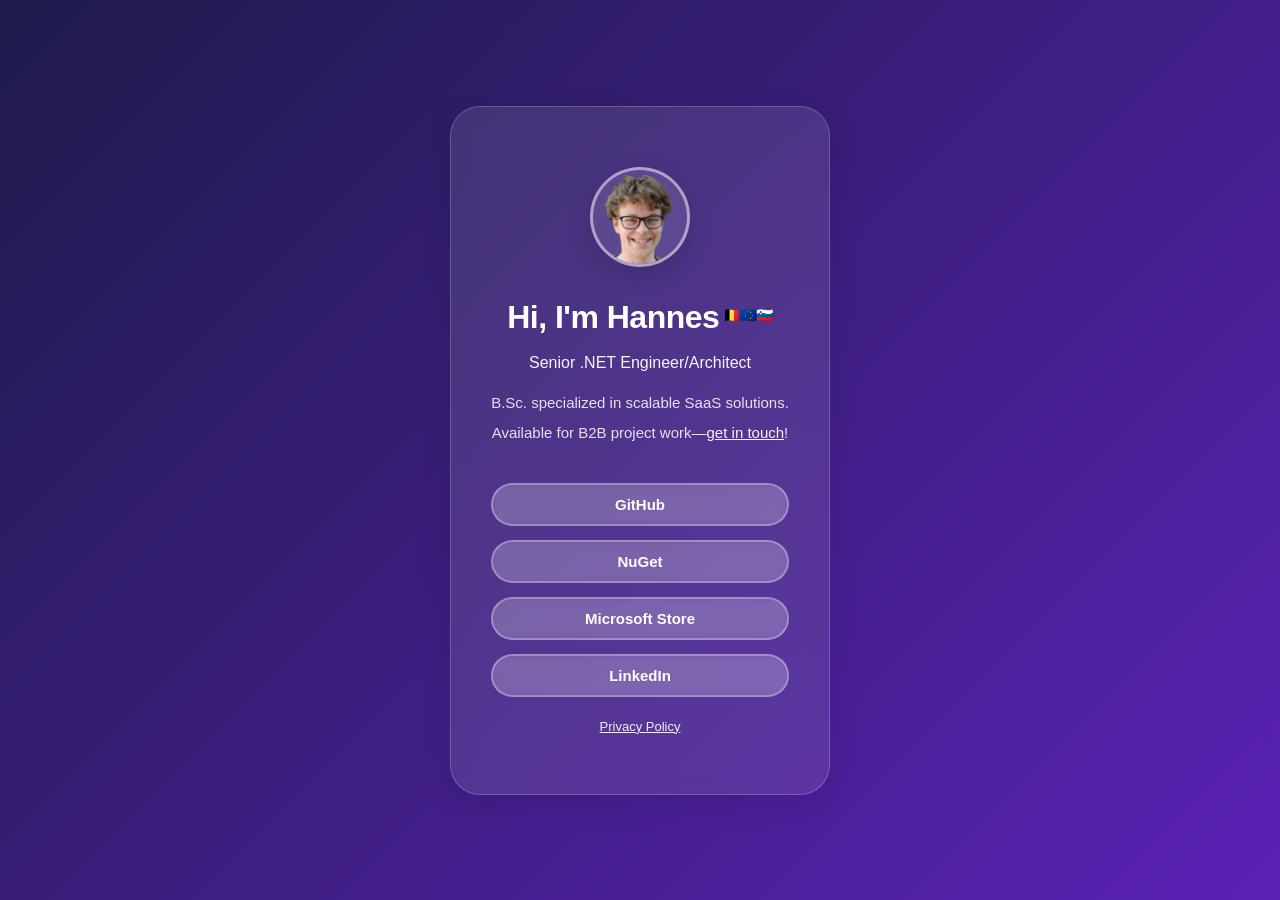
<file: index.html>
<!DOCTYPE html>
<html lang="en">
<head>
    <meta charset="UTF-8">
    <meta name="viewport" content="width=device-width, initial-scale=1.0">
    <title>Hannes Barbez - Senior .NET Engineer</title>
    <link rel="stylesheet" href="./assets/css/site.css">
</head>
<body>
    <div class="container">
        <div class="profile-image">
            <img src="apple-icon-precomposed.png" alt="Hannes Barbez">
        </div>

        <h1>Hi, I'm Hannes<span class="flags-exponent"><span class="flag">🇧🇪</span><span class="flag">🇪🇺</span><span class="flag">🇸🇮</span></span></h1>

        <div class="subtitle">
            Senior .NET Engineer/Architect
        </div>

        <div class="description">
            <span>B.Sc. specialized in scalable SaaS solutions.</span>
            <span>Available for B2B project work—<a href="https://www.linkedin.com/in/hannesbarbez/" class="description-link">get in touch</a>!</span>
        </div>

        <div class="links">
            <a href="https://github.com/hannesbarbez" class="link-btn" target="_blank">GitHub</a>
            <a href="https://www.nuget.org/profiles/barbez.eu" class="link-btn" target="_blank">NuGet</a>
            <a href="https://apps.microsoft.com/search/publisher?name=barbez.eu&publisher=barbez.eu&hl=en-us&gl=us" class="link-btn" target="_blank">Microsoft Store</a>
            <a href="https://www.linkedin.com/in/hannesbarbez/" class="link-btn" target="_blank">LinkedIn</a>
        </div>

        <div class="meta-links">
            <a href="./privacy-policy/">Privacy Policy</a>
        </div>
    </div>

    <script>
        const partyLinks = Array.from(document.querySelectorAll('.links .link-btn'));
        const cardContainer = document.querySelector('.container');

        const confettiColors = ['#f97316', '#fb7185', '#38bdf8', '#a78bfa', '#facc15', '#34d399'];
        const partyEmojis = ['🎉', '🎊', '🥳', '✨', '💥', '🪩', '🎈', '🍾', '💫', '🌟'];

        const vibrateButton = (button) => {
            button.classList.remove('vibrate');
            void button.offsetWidth;
            button.classList.add('vibrate');
            setTimeout(() => button.classList.remove('vibrate'), 400);
        };

        const tiltContainer = () => {
            if (!cardContainer) {
                return;
            }
            cardContainer.classList.remove('tilt-bounce');
            void cardContainer.offsetWidth;
            cardContainer.classList.add('tilt-bounce');
            setTimeout(() => cardContainer.classList.remove('tilt-bounce'), 700);
        };

        const spawnConfetti = () => {
            const layer = document.createElement('div');
            layer.className = 'confetti-layer';
            document.body.appendChild(layer);

            const pieces = 120;
            for (let i = 0; i < pieces; i += 1) {
                const piece = document.createElement('span');
                piece.className = 'confetti-piece';
                const left = Math.random() * 100;
                const delay = Math.random() * 0.6;
                const duration = 2.2 + Math.random() * 1.2;
                const size = 6 + Math.random() * 6;

                piece.style.left = `${left}vw`;
                piece.style.background = confettiColors[i % confettiColors.length];
                piece.style.width = `${size}px`;
                piece.style.height = `${size * 1.6}px`;
                piece.style.animationDuration = `${duration}s`;
                piece.style.animationDelay = `${delay}s`;
                piece.style.transform = `rotate(${Math.random() * 180}deg)`;

                layer.appendChild(piece);
            }

            const cleanupDelay = 3800;
            setTimeout(() => layer.remove(), cleanupDelay);
        };

        const spawnEmojiBurst = (originButton) => {
            const layer = document.createElement('div');
            layer.className = 'emoji-layer';
            document.body.appendChild(layer);

            const rect = originButton.getBoundingClientRect();
            const originX = rect.left + rect.width / 2;
            const originY = rect.top + rect.height / 2;
            const count = 50 + Math.floor(Math.random() * 51);

            for (let i = 0; i < count; i += 1) {
                const emoji = document.createElement('span');
                emoji.className = 'emoji-piece';
                emoji.textContent = partyEmojis[i % partyEmojis.length];

                const angle = Math.random() * Math.PI * 2;
                const distance = 140 + Math.random() * 180;
                const dx = Math.cos(angle) * distance;
                const dy = Math.sin(angle) * distance;
                const rot = (Math.random() * 360 - 180).toFixed(1);
                const duration = 1.1 + Math.random() * 0.9;

                emoji.style.left = `${originX}px`;
                emoji.style.top = `${originY}px`;
                emoji.style.setProperty('--dx', `${dx}px`);
                emoji.style.setProperty('--dy', `${dy}px`);
                emoji.style.setProperty('--rot', `${rot}deg`);
                emoji.style.animationDuration = `${duration}s`;

                layer.appendChild(emoji);
                emoji.addEventListener('animationend', () => emoji.remove(), { once: true });
            }

            const cleanupDelay = 2200;
            setTimeout(() => layer.remove(), cleanupDelay);
        };

        const spawnRipple = (originButton) => {
            const layer = document.createElement('div');
            layer.className = 'ripple-layer';
            document.body.appendChild(layer);

            const rect = originButton.getBoundingClientRect();
            const originX = rect.left + rect.width / 2;
            const originY = rect.top + rect.height / 2;
            const ring = document.createElement('span');
            ring.className = 'ripple-ring';

            const size = 90 + Math.random() * 60;
            ring.style.left = `${originX}px`;
            ring.style.top = `${originY}px`;
            ring.style.width = `${size}px`;
            ring.style.height = `${size}px`;
            ring.style.animationDuration = `${0.7 + Math.random() * 0.3}s`;

            layer.appendChild(ring);
            ring.addEventListener('animationend', () => layer.remove(), { once: true });
        };

        const spawnSparks = (originButton) => {
            const layer = document.createElement('div');
            layer.className = 'spark-layer';
            document.body.appendChild(layer);

            const rect = originButton.getBoundingClientRect();
            const originX = rect.left + rect.width / 2;
            const originY = rect.top + rect.height / 2;
            const count = 16 + Math.floor(Math.random() * 8);

            for (let i = 0; i < count; i += 1) {
                const spark = document.createElement('span');
                spark.className = 'spark-piece';

                const angle = (Math.random() * 120 - 60) * (Math.PI / 180);
                const distance = 110 + Math.random() * 90;
                const dx = Math.cos(angle) * distance;
                const dy = Math.sin(angle) * distance - 60;
                const rot = (Math.random() * 70 - 35).toFixed(1);
                const duration = 0.7 + Math.random() * 0.4;

                spark.style.left = `${originX}px`;
                spark.style.top = `${originY}px`;
                spark.style.setProperty('--dx', `${dx}px`);
                spark.style.setProperty('--dy', `${dy}px`);
                spark.style.setProperty('--rot', `${rot}deg`);
                spark.style.animationDuration = `${duration}s`;

                layer.appendChild(spark);
                spark.addEventListener('animationend', () => spark.remove(), { once: true });
            }

            const cleanupDelay = 1400;
            setTimeout(() => layer.remove(), cleanupDelay);
        };

        const triggerPartyEffect = (button) => {
            vibrateButton(button);
            tiltContainer();

            const effects = [
                () => spawnConfetti(),
                () => spawnEmojiBurst(button),
                () => spawnRipple(button),
                () => spawnSparks(button)
            ];

            const chosen = effects[Math.floor(Math.random() * effects.length)];
            chosen();
        };

        partyLinks.forEach((link) => {
            link.addEventListener('click', (event) => {
                event.preventDefault();
                triggerPartyEffect(link);

                const delayMs = 800;
                const href = link.getAttribute('href');
                const target = link.getAttribute('target');

                setTimeout(() => {
                    if (target === '_blank') {
                        window.open(href, '_blank', 'noopener');
                    } else {
                        window.location.href = href;
                    }
                }, delayMs);
            });
        });
    </script>
</body>
</html>
</file>
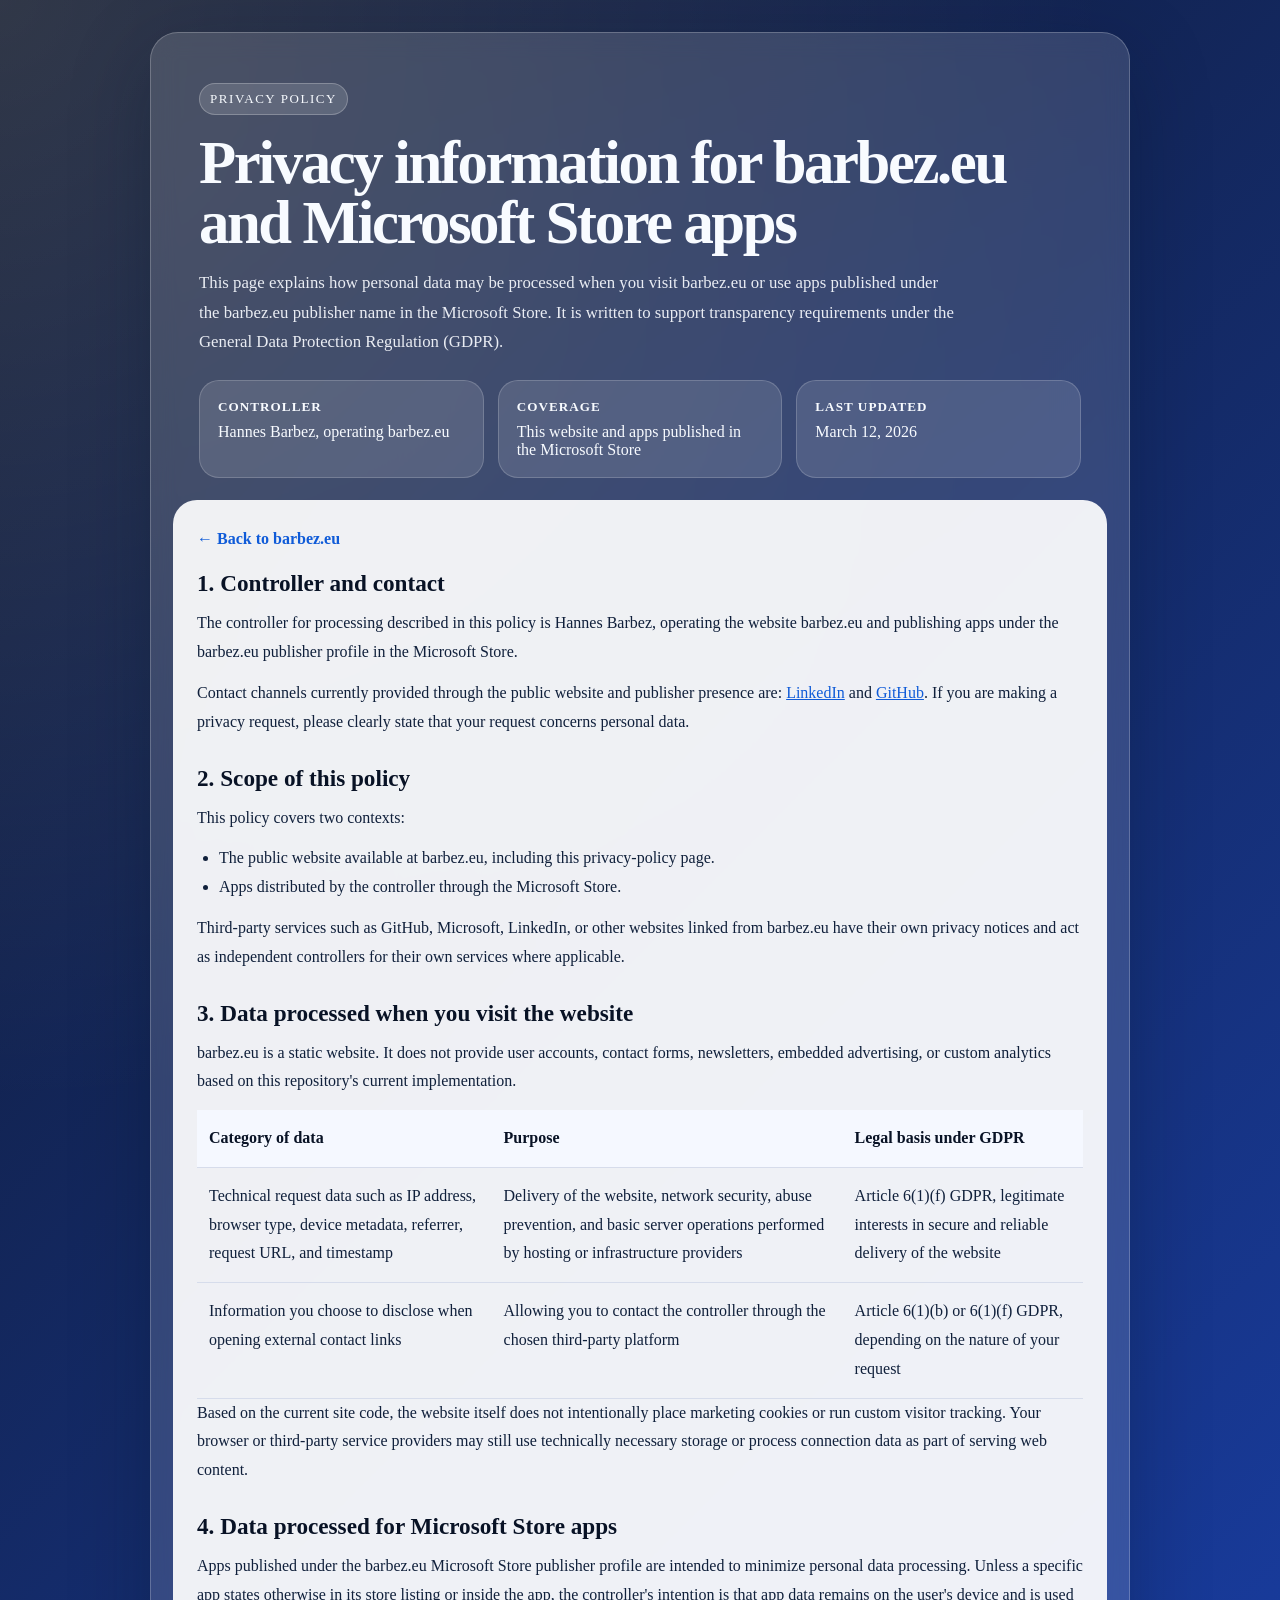
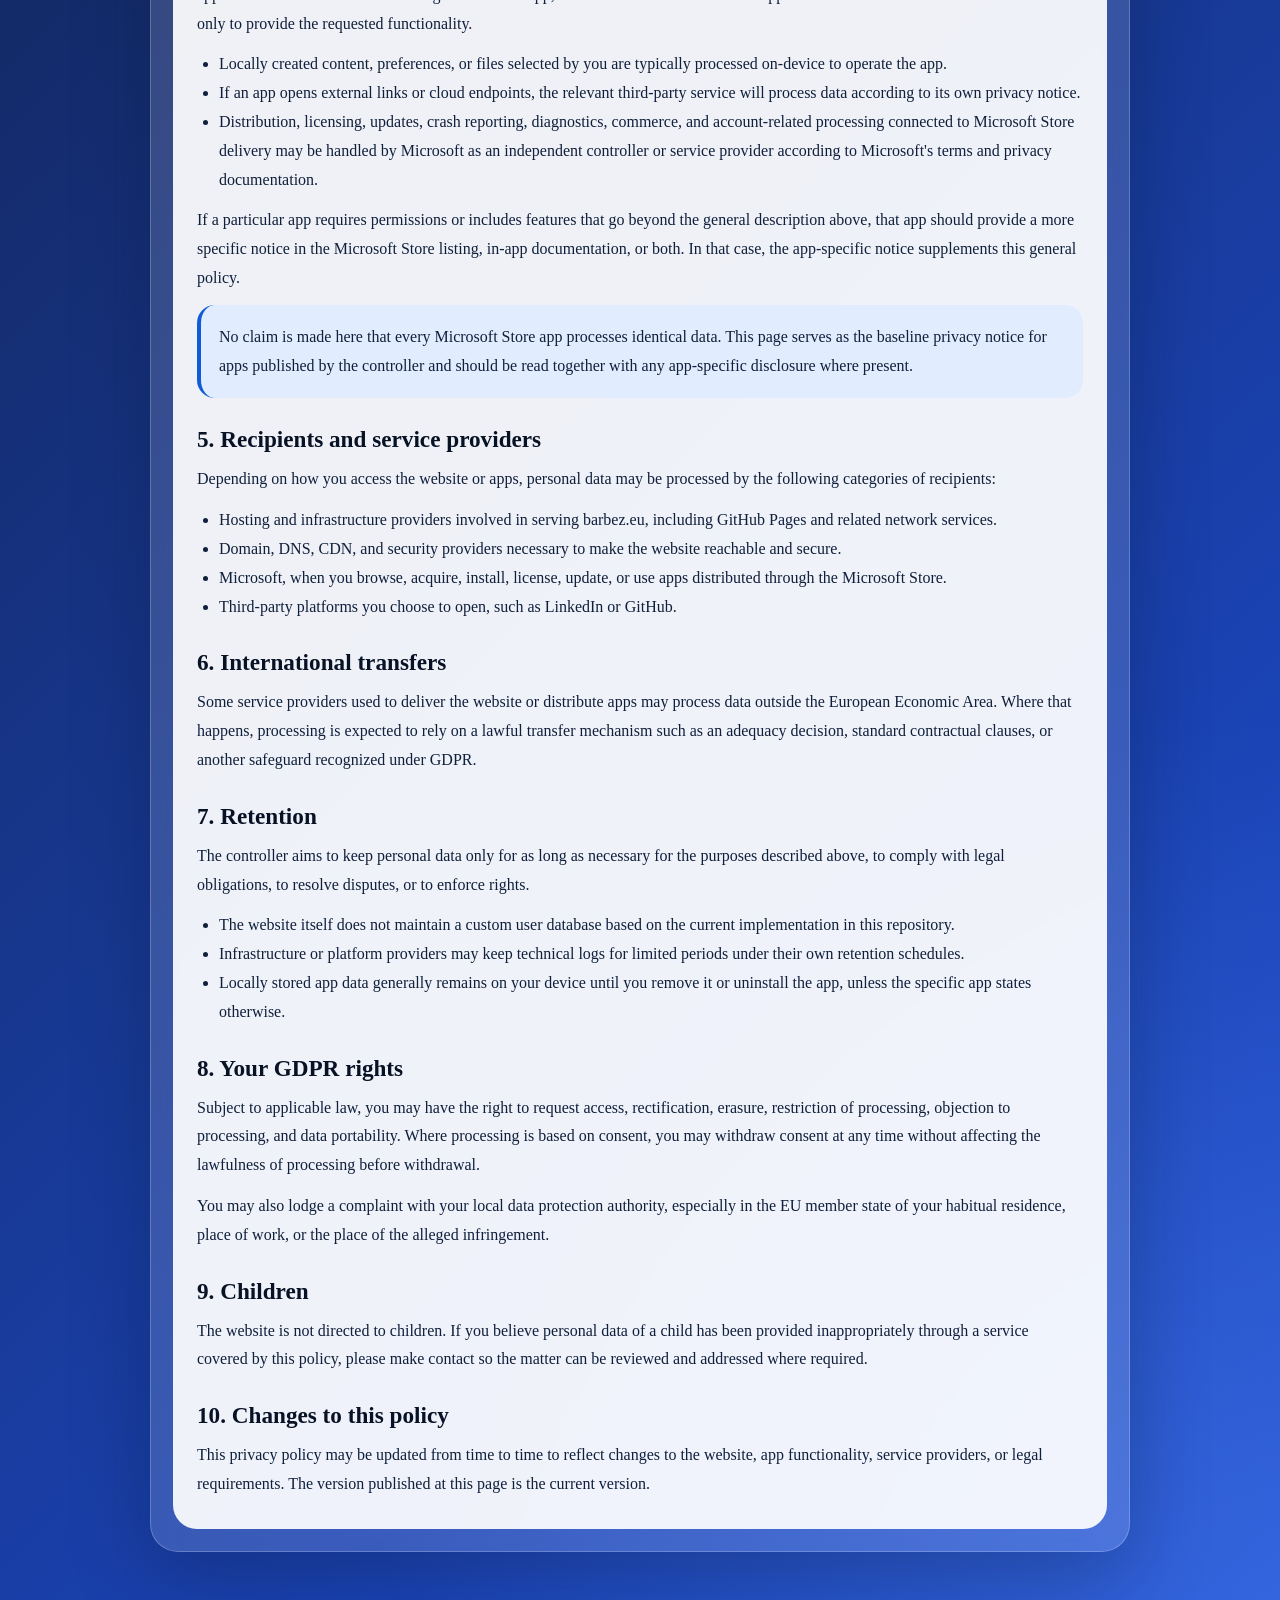
<file: privacy-policy/index.html>
<!DOCTYPE html>
<html lang="en">
<head>
    <meta charset="UTF-8">
    <meta name="viewport" content="width=device-width, initial-scale=1.0">
    <title>Privacy Policy | barbez.eu</title>
    <meta name="description" content="Privacy Policy for barbez.eu and apps published in the Microsoft Store by barbez.eu.">
    <link rel="stylesheet" href="../assets/css/privacy-policy.css">
</head>
<body>
    <main class="shell">
        <header class="hero">
            <span class="eyebrow">Privacy Policy</span>
            <h1>Privacy information for barbez.eu and Microsoft Store apps</h1>
            <p class="intro">
                This page explains how personal data may be processed when you visit barbez.eu or use apps published under the barbez.eu publisher name in the Microsoft Store. It is written to support transparency requirements under the General Data Protection Regulation (GDPR).
            </p>

            <div class="summary" aria-label="Privacy summary">
                <div class="summary-card">
                    <strong>Controller</strong>
                    <span>Hannes Barbez, operating barbez.eu</span>
                </div>
                <div class="summary-card">
                    <strong>Coverage</strong>
                    <span>This website and apps published in the Microsoft Store</span>
                </div>
                <div class="summary-card">
                    <strong>Last updated</strong>
                    <span>March 12, 2026</span>
                </div>
            </div>
        </header>

        <div class="content">
            <a class="back-link" href="../">&larr; Back to barbez.eu</a>

            <section>
                <h2>1. Controller and contact</h2>
                <p>
                    The controller for processing described in this policy is Hannes Barbez, operating the website barbez.eu and publishing apps under the barbez.eu publisher profile in the Microsoft Store.
                </p>
                <p>
                    Contact channels currently provided through the public website and publisher presence are:
                    <a href="https://www.linkedin.com/in/hannesbarbez/" target="_blank" rel="noopener noreferrer">LinkedIn</a>
                    and
                    <a href="https://github.com/hannesbarbez" target="_blank" rel="noopener noreferrer">GitHub</a>.
                    If you are making a privacy request, please clearly state that your request concerns personal data.
                </p>
            </section>

            <section>
                <h2>2. Scope of this policy</h2>
                <p>
                    This policy covers two contexts:
                </p>
                <ul>
                    <li>The public website available at barbez.eu, including this privacy-policy page.</li>
                    <li>Apps distributed by the controller through the Microsoft Store.</li>
                </ul>
                <p>
                    Third-party services such as GitHub, Microsoft, LinkedIn, or other websites linked from barbez.eu have their own privacy notices and act as independent controllers for their own services where applicable.
                </p>
            </section>

            <section>
                <h2>3. Data processed when you visit the website</h2>
                <p>
                    barbez.eu is a static website. It does not provide user accounts, contact forms, newsletters, embedded advertising, or custom analytics based on this repository's current implementation.
                </p>

                <div class="table-wrap">
                    <table>
                        <thead>
                            <tr>
                                <th>Category of data</th>
                                <th>Purpose</th>
                                <th>Legal basis under GDPR</th>
                            </tr>
                        </thead>
                        <tbody>
                            <tr>
                                <td>Technical request data such as IP address, browser type, device metadata, referrer, request URL, and timestamp</td>
                                <td>Delivery of the website, network security, abuse prevention, and basic server operations performed by hosting or infrastructure providers</td>
                                <td>Article 6(1)(f) GDPR, legitimate interests in secure and reliable delivery of the website</td>
                            </tr>
                            <tr>
                                <td>Information you choose to disclose when opening external contact links</td>
                                <td>Allowing you to contact the controller through the chosen third-party platform</td>
                                <td>Article 6(1)(b) or 6(1)(f) GDPR, depending on the nature of your request</td>
                            </tr>
                        </tbody>
                    </table>
                </div>

                <p>
                    Based on the current site code, the website itself does not intentionally place marketing cookies or run custom visitor tracking. Your browser or third-party service providers may still use technically necessary storage or process connection data as part of serving web content.
                </p>
            </section>

            <section>
                <h2>4. Data processed for Microsoft Store apps</h2>
                <p>
                    Apps published under the barbez.eu Microsoft Store publisher profile are intended to minimize personal data processing. Unless a specific app states otherwise in its store listing or inside the app, the controller's intention is that app data remains on the user's device and is used only to provide the requested functionality.
                </p>
                <ul>
                    <li>Locally created content, preferences, or files selected by you are typically processed on-device to operate the app.</li>
                    <li>If an app opens external links or cloud endpoints, the relevant third-party service will process data according to its own privacy notice.</li>
                    <li>Distribution, licensing, updates, crash reporting, diagnostics, commerce, and account-related processing connected to Microsoft Store delivery may be handled by Microsoft as an independent controller or service provider according to Microsoft's terms and privacy documentation.</li>
                </ul>
                <p>
                    If a particular app requires permissions or includes features that go beyond the general description above, that app should provide a more specific notice in the Microsoft Store listing, in-app documentation, or both. In that case, the app-specific notice supplements this general policy.
                </p>
                <div class="notice">
                    <p>
                        No claim is made here that every Microsoft Store app processes identical data. This page serves as the baseline privacy notice for apps published by the controller and should be read together with any app-specific disclosure where present.
                    </p>
                </div>
            </section>

            <section>
                <h2>5. Recipients and service providers</h2>
                <p>
                    Depending on how you access the website or apps, personal data may be processed by the following categories of recipients:
                </p>
                <ul>
                    <li>Hosting and infrastructure providers involved in serving barbez.eu, including GitHub Pages and related network services.</li>
                    <li>Domain, DNS, CDN, and security providers necessary to make the website reachable and secure.</li>
                    <li>Microsoft, when you browse, acquire, install, license, update, or use apps distributed through the Microsoft Store.</li>
                    <li>Third-party platforms you choose to open, such as LinkedIn or GitHub.</li>
                </ul>
            </section>

            <section>
                <h2>6. International transfers</h2>
                <p>
                    Some service providers used to deliver the website or distribute apps may process data outside the European Economic Area. Where that happens, processing is expected to rely on a lawful transfer mechanism such as an adequacy decision, standard contractual clauses, or another safeguard recognized under GDPR.
                </p>
            </section>

            <section>
                <h2>7. Retention</h2>
                <p>
                    The controller aims to keep personal data only for as long as necessary for the purposes described above, to comply with legal obligations, to resolve disputes, or to enforce rights.
                </p>
                <ul>
                    <li>The website itself does not maintain a custom user database based on the current implementation in this repository.</li>
                    <li>Infrastructure or platform providers may keep technical logs for limited periods under their own retention schedules.</li>
                    <li>Locally stored app data generally remains on your device until you remove it or uninstall the app, unless the specific app states otherwise.</li>
                </ul>
            </section>

            <section>
                <h2>8. Your GDPR rights</h2>
                <p>
                    Subject to applicable law, you may have the right to request access, rectification, erasure, restriction of processing, objection to processing, and data portability. Where processing is based on consent, you may withdraw consent at any time without affecting the lawfulness of processing before withdrawal.
                </p>
                <p>
                    You may also lodge a complaint with your local data protection authority, especially in the EU member state of your habitual residence, place of work, or the place of the alleged infringement.
                </p>
            </section>

            <section>
                <h2>9. Children</h2>
                <p>
                    The website is not directed to children. If you believe personal data of a child has been provided inappropriately through a service covered by this policy, please make contact so the matter can be reviewed and addressed where required.
                </p>
            </section>

            <section>
                <h2>10. Changes to this policy</h2>
                <p>
                    This privacy policy may be updated from time to time to reflect changes to the website, app functionality, service providers, or legal requirements. The version published at this page is the current version.
                </p>
            </section>

            
        </div>
    </main>
</body>
</html>
</file>
<file: assets/css/site.css>
* {
    margin: 0;
    padding: 0;
    box-sizing: border-box;
}

body {
    background: linear-gradient(135deg, #1e1b4b 0%, #5b21b6 100%);
    min-height: 100vh;
    display: flex;
    align-items: center;
    justify-content: center;
    font-family: -apple-system, BlinkMacSystemFont, "Segoe UI", Roboto, Oxygen, Ubuntu, Cantarell, sans-serif;
    padding: 20px;
}

.container {
    max-width: 600px;
    text-align: center;
    background: rgba(255, 255, 255, 0.1);
    backdrop-filter: blur(10px);
    border: 1px solid rgba(255, 255, 255, 0.2);
    border-radius: 30px;
    padding: 60px 40px;
    box-shadow: 0 8px 32px rgba(0, 0, 0, 0.1);
}

.profile-image {
    width: 100px;
    height: 100px;
    border-radius: 50%;
    margin: 0 auto 32px;
    overflow: hidden;
    border: 3px solid rgba(255, 255, 255, 0.5);
    background: rgba(255, 255, 255, 0.1);
    box-shadow: 0 8px 24px rgba(0, 0, 0, 0.15);
    transition: transform 0.3s ease;
}

.profile-image:hover {
    transform: scale(1.05);
}

.profile-image img {
    width: 100%;
    height: 100%;
    object-fit: cover;
}

h1 {
    font-size: 32px;
    margin-bottom: 18px;
    color: #fff;
    font-weight: 700;
    letter-spacing: -0.5px;
    position: relative;
}

.flags-exponent {
    font-size: 14px;
    position: relative;
    top: -8px;
    margin-left: 4px;
}

.subtitle {
    font-size: 16px;
    margin-bottom: 20px;
    color: rgba(255, 255, 255, 0.95);
    font-weight: 500;
}

.subtitle .flag {
    display: inline-block;
    margin: 0 4px;
    font-size: 20px;
}

.description {
    font-size: 15px;
    line-height: 1.5;
    color: rgba(255, 255, 255, 0.85);
    margin-bottom: 38px;
    display: flex;
    flex-direction: column;
    gap: 8px;
}

.description-link {
    color: rgba(255, 255, 255, 0.95);
    text-decoration: underline;
}

.links {
    display: flex;
    flex-direction: column;
    gap: 14px;
    margin-bottom: 0;
}

.meta-links {
    margin-top: 22px;
    font-size: 13px;
    color: rgba(255, 255, 255, 0.78);
}

.meta-links a {
    color: rgba(255, 255, 255, 0.92);
    text-decoration: underline;
}

.meta-links a:hover {
    color: #fff;
}

.link-btn {
    display: inline-block;
    padding: 11px 32px;
    background: rgba(255, 255, 255, 0.15);
    border: 2px solid rgba(255, 255, 255, 0.3);
    border-radius: 50px;
    text-decoration: none;
    color: #fff;
    font-weight: 600;
    font-size: 15px;
    transition: all 0.3s cubic-bezier(0.4, 0, 0.2, 1);
    cursor: pointer;
    backdrop-filter: blur(5px);
}

.link-btn:hover {
    background: rgba(255, 255, 255, 0.25);
    border-color: rgba(255, 255, 255, 0.5);
    transform: translateY(-3px);
    box-shadow: 0 12px 24px rgba(0, 0, 0, 0.15);
}

.vibrate {
    animation: vibrate 0.35s linear;
}

.confetti-layer,
.emoji-layer,
.ripple-layer,
.spark-layer {
    position: fixed;
    inset: 0;
    pointer-events: none;
    overflow: visible;
    z-index: 999;
}

.confetti-piece {
    position: absolute;
    top: -20px;
    width: 8px;
    height: 14px;
    opacity: 0.95;
    border-radius: 2px;
    animation-name: confetti-fall;
    animation-timing-function: linear;
    animation-fill-mode: forwards;
    transform: rotate(0deg);
}

.emoji-piece {
    position: absolute;
    left: 0;
    top: 0;
    font-size: 22px;
    animation-name: emoji-burst;
    animation-timing-function: ease-out;
    animation-fill-mode: forwards;
    transform: translate(0, 0) scale(1);
    will-change: transform, opacity;
}

.ripple-ring {
    position: absolute;
    border-radius: 999px;
    border: 2px solid rgba(255, 255, 255, 0.7);
    box-shadow: 0 0 18px rgba(255, 255, 255, 0.35);
    animation-name: ripple-expand;
    animation-timing-function: ease-out;
    animation-fill-mode: forwards;
    transform: translate(-50%, -50%) scale(0.3);
    opacity: 0.85;
}

.spark-piece {
    position: absolute;
    left: 0;
    top: 0;
    width: 22px;
    height: 4px;
    border-radius: 999px;
    background: linear-gradient(90deg, rgba(255, 255, 255, 0.95), rgba(255, 255, 255, 0));
    animation-name: spark-fly;
    animation-timing-function: ease-out;
    animation-fill-mode: forwards;
    transform: translate(0, 0) rotate(0deg);
    will-change: transform, opacity;
}

.tilt-bounce {
    animation: tilt-bounce 0.6s ease;
    transform-origin: center;
}

@keyframes confetti-fall {
    0% {
        transform: translateY(0) rotate(0deg);
        opacity: 1;
    }
    100% {
        transform: translateY(110vh) rotate(540deg);
        opacity: 0.8;
    }
}

@keyframes emoji-burst {
    0% {
        transform: translate(0, 0) scale(0.9);
        opacity: 1;
    }
    100% {
        transform: translate(var(--dx), var(--dy)) rotate(var(--rot)) scale(1.05);
        opacity: 0;
    }
}

@keyframes ripple-expand {
    0% {
        transform: translate(-50%, -50%) scale(0.25);
        opacity: 0.8;
    }
    100% {
        transform: translate(-50%, -50%) scale(2.8);
        opacity: 0;
    }
}

@keyframes spark-fly {
    0% {
        transform: translate(0, 0) rotate(var(--rot));
        opacity: 1;
    }
    100% {
        transform: translate(var(--dx), var(--dy)) rotate(var(--rot));
        opacity: 0;
    }
}

@keyframes tilt-bounce {
    0% { transform: translateY(0) rotate(0deg); }
    30% { transform: translateY(-6px) rotate(-0.8deg); }
    60% { transform: translateY(4px) rotate(0.6deg); }
    100% { transform: translateY(0) rotate(0deg); }
}

@keyframes vibrate {
    0% { transform: translate(0); }
    20% { transform: translate(-2px, 2px); }
    40% { transform: translate(-2px, -2px); }
    60% { transform: translate(2px, 2px); }
    80% { transform: translate(2px, -2px); }
    100% { transform: translate(0); }
}

@media (max-width: 600px) {
    .container {
        padding: 40px 25px;
        border-radius: 20px;
    }

    h1 {
        font-size: 26px;
    }

    .subtitle {
        font-size: 16px;
    }

    .description {
        font-size: 14px;
    }

    .profile-image {
        width: 100px;
        height: 100px;
    }
}
</file>
<file: assets/css/privacy-policy.css>
:root {
    color-scheme: light;
    --bg-top: #0f172a;
    --bg-bottom: #1d4ed8;
    --panel: rgba(255, 255, 255, 0.14);
    --panel-border: rgba(255, 255, 255, 0.22);
    --card: rgba(255, 255, 255, 0.92);
    --text: #10203b;
    --muted: #44556f;
    --heading: #081225;
    --link: #0f5bd8;
    --link-hover: #0a3ea0;
    --accent: #e2ecff;
    --shadow: 0 24px 80px rgba(8, 18, 37, 0.28);
}

* {
    box-sizing: border-box;
    margin: 0;
    padding: 0;
}

body {
    min-height: 100vh;
    font-family: Georgia, "Times New Roman", serif;
    background:
        radial-gradient(circle at top left, rgba(255, 255, 255, 0.14), transparent 32%),
        radial-gradient(circle at bottom right, rgba(147, 197, 253, 0.2), transparent 26%),
        linear-gradient(135deg, var(--bg-top), var(--bg-bottom));
    color: var(--text);
    padding: 32px 18px 64px;
}

.shell {
    max-width: 980px;
    margin: 0 auto;
    background: var(--panel);
    backdrop-filter: blur(12px);
    border: 1px solid var(--panel-border);
    border-radius: 28px;
    padding: 22px;
    box-shadow: var(--shadow);
}

.hero {
    color: #f8fbff;
    padding: 28px 26px 22px;
}

.eyebrow {
    display: inline-block;
    font-size: 13px;
    letter-spacing: 0.12em;
    text-transform: uppercase;
    padding: 7px 10px;
    background: rgba(255, 255, 255, 0.14);
    border: 1px solid rgba(255, 255, 255, 0.24);
    border-radius: 999px;
    margin-bottom: 18px;
}

h1 {
    font-size: clamp(2.2rem, 5vw, 3.8rem);
    line-height: 0.98;
    letter-spacing: -0.04em;
    margin-bottom: 16px;
}

.intro {
    max-width: 760px;
    font-size: 1.05rem;
    line-height: 1.75;
    color: rgba(248, 251, 255, 0.92);
}

.summary {
    display: grid;
    grid-template-columns: repeat(auto-fit, minmax(180px, 1fr));
    gap: 14px;
    margin-top: 24px;
}

.summary-card {
    padding: 18px;
    border-radius: 20px;
    background: rgba(255, 255, 255, 0.12);
    border: 1px solid rgba(255, 255, 255, 0.18);
}

.summary-card strong {
    display: block;
    font-size: 0.82rem;
    text-transform: uppercase;
    letter-spacing: 0.08em;
    margin-bottom: 8px;
}

.content {
    background: var(--card);
    border-radius: 24px;
    padding: 30px 24px;
}

.back-link {
    display: inline-flex;
    align-items: center;
    gap: 8px;
    text-decoration: none;
    color: var(--link);
    font-weight: 700;
    margin-bottom: 22px;
}

.back-link:hover {
    color: var(--link-hover);
}

section + section {
    margin-top: 28px;
}

h2 {
    color: var(--heading);
    font-size: 1.45rem;
    margin-bottom: 12px;
}

p,
li,
td,
th {
    font-size: 1rem;
    line-height: 1.8;
}

p + p,
ul + p,
table + p,
p + table,
p + ul {
    margin-top: 12px;
}

ul {
    padding-left: 22px;
}

a {
    color: var(--link);
}

a:hover {
    color: var(--link-hover);
}

.notice {
    background: var(--accent);
    border-left: 4px solid var(--link);
    border-radius: 18px;
    padding: 18px;
    margin-top: 12px;
}

.table-wrap {
    overflow-x: auto;
    margin-top: 14px;
}

table {
    width: 100%;
    border-collapse: collapse;
    min-width: 640px;
}

th,
td {
    text-align: left;
    vertical-align: top;
    padding: 14px 12px;
    border-bottom: 1px solid #d6dceb;
}

th {
    color: var(--heading);
    background: #f5f8ff;
}

.footer {
    margin-top: 32px;
    color: var(--muted);
    font-size: 0.95rem;
}

@media (max-width: 640px) {
    .shell {
        padding: 14px;
        border-radius: 22px;
    }

    .hero,
    .content {
        padding: 22px 18px;
    }

    h2 {
        font-size: 1.28rem;
    }
}
</file>
